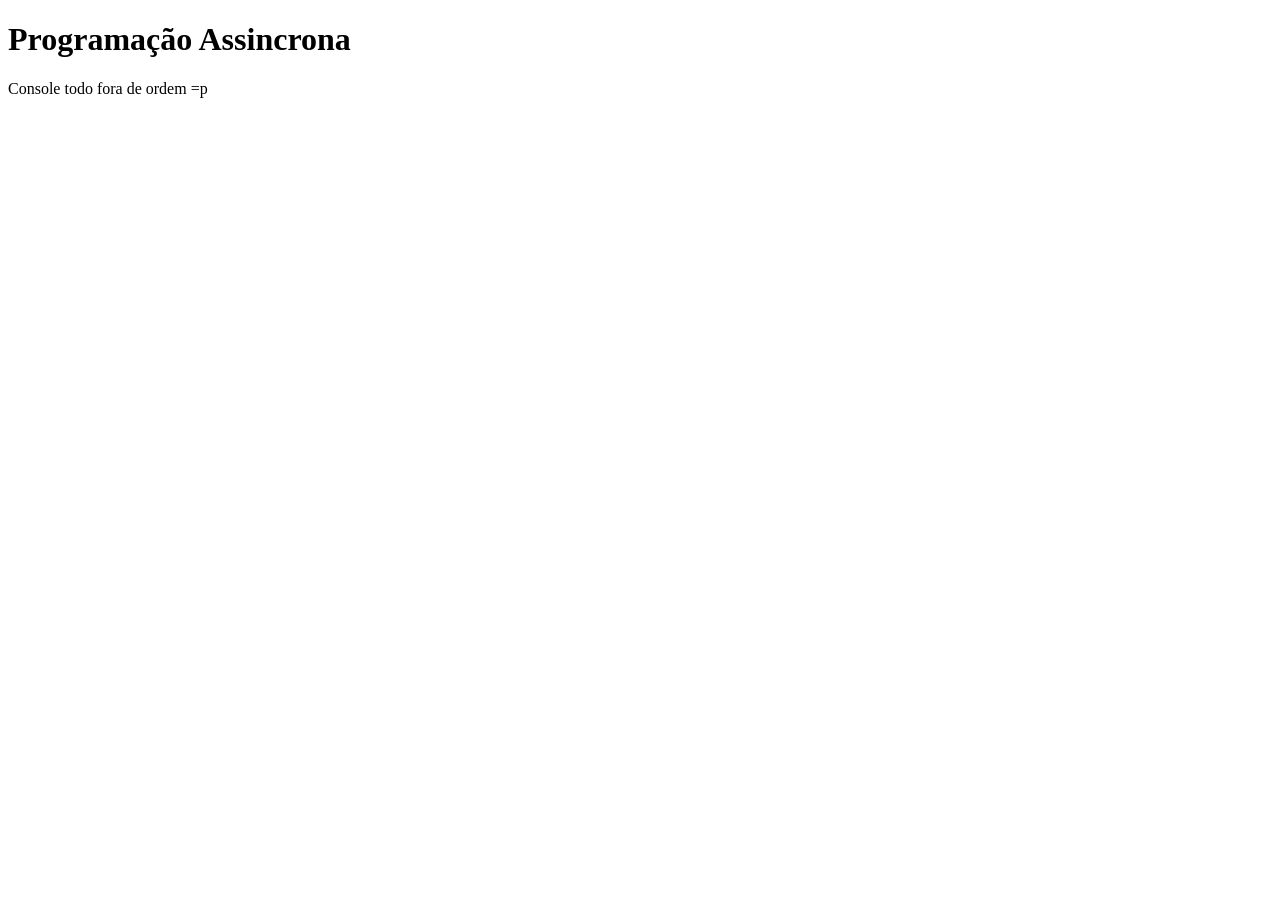
<file: Assincrona/index.html>
<!DOCTYPE html>
<html lang="en">
<head>
    <meta charset="UTF-8">
    <meta name="viewport" content="width=device-width, initial-scale=1.0">
    <title>Programação Assincrona</title>
    <script src="js/script.js"></script>
</head>
<body>
    <h1>Programação Assincrona</h1>
    <p>Console todo fora de ordem =p</p>
</body>
</html>
</file>
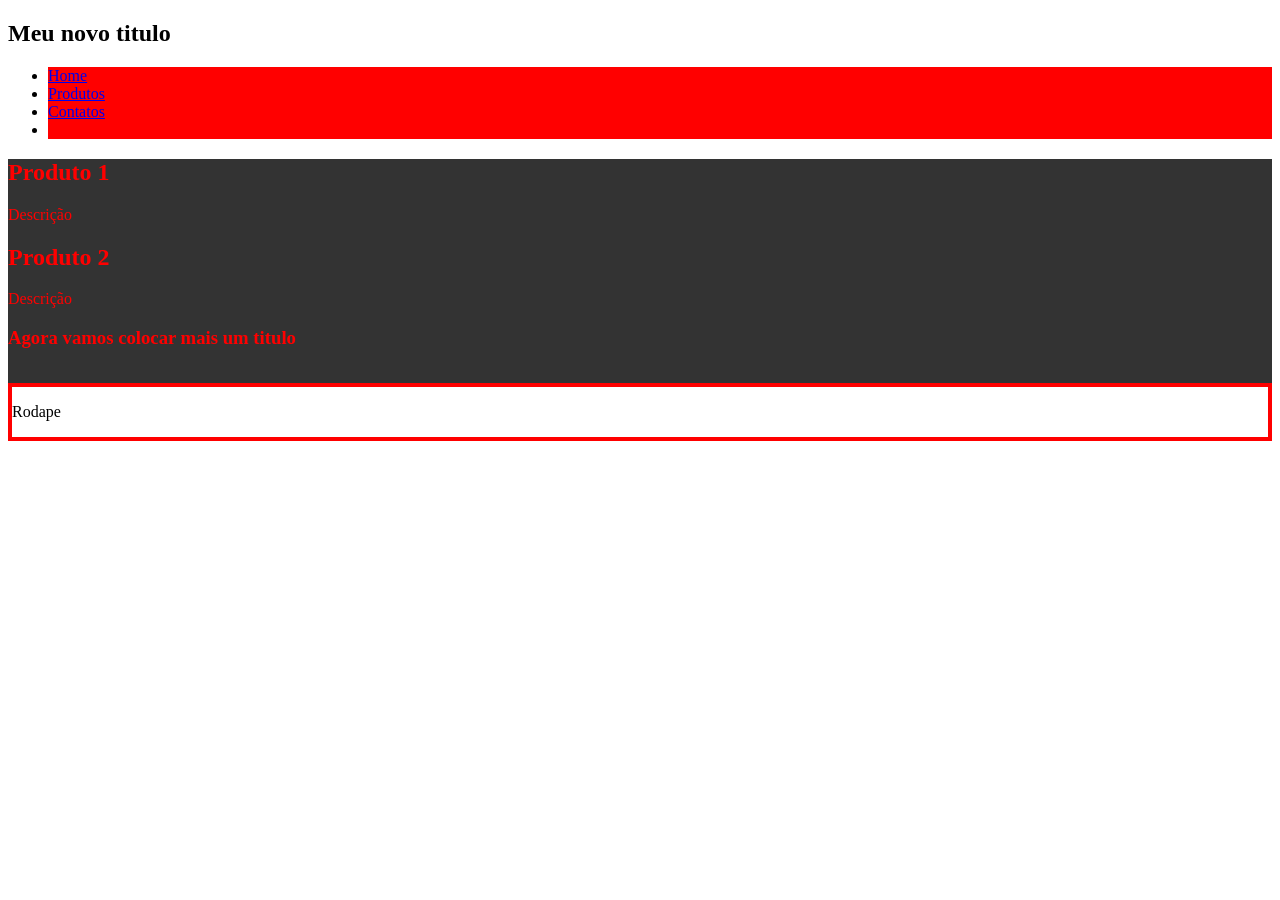
<file: DOM/index.html>
<!DOCTYPE html>
<html lang="en">
<head>
    <meta charset="UTF-8">
    <meta name="viewport" content="width=device-width, initial-scale=1.0">
    <title>DOM</title>
    <link rel="stylesheet" href="css/style.css">
    <script src="js/script.js" defer></script>
</head>
<body>
    <header>
        <h1 id="title">Título</h1>
        <nav>
            <ul>
                <li><a href="#">Home</a></li>
                <li><a href="#">Produtos</a></li>
                <li><a href="#">Contatos</a></li>
            </ul>
        </nav>
    </header>
    <main id="main-container">
        <div class="product">
            <h2>Produto 1</h2>
            <p>Descrição</p>
        </div>
        <div class="product">
            <h2>Produto 2</h2>
            <p>Descrição</p>
        </div>
    </main>
    <footer>
        <p>Rodape</p>
    </footer>
</body>
</html>
</file>
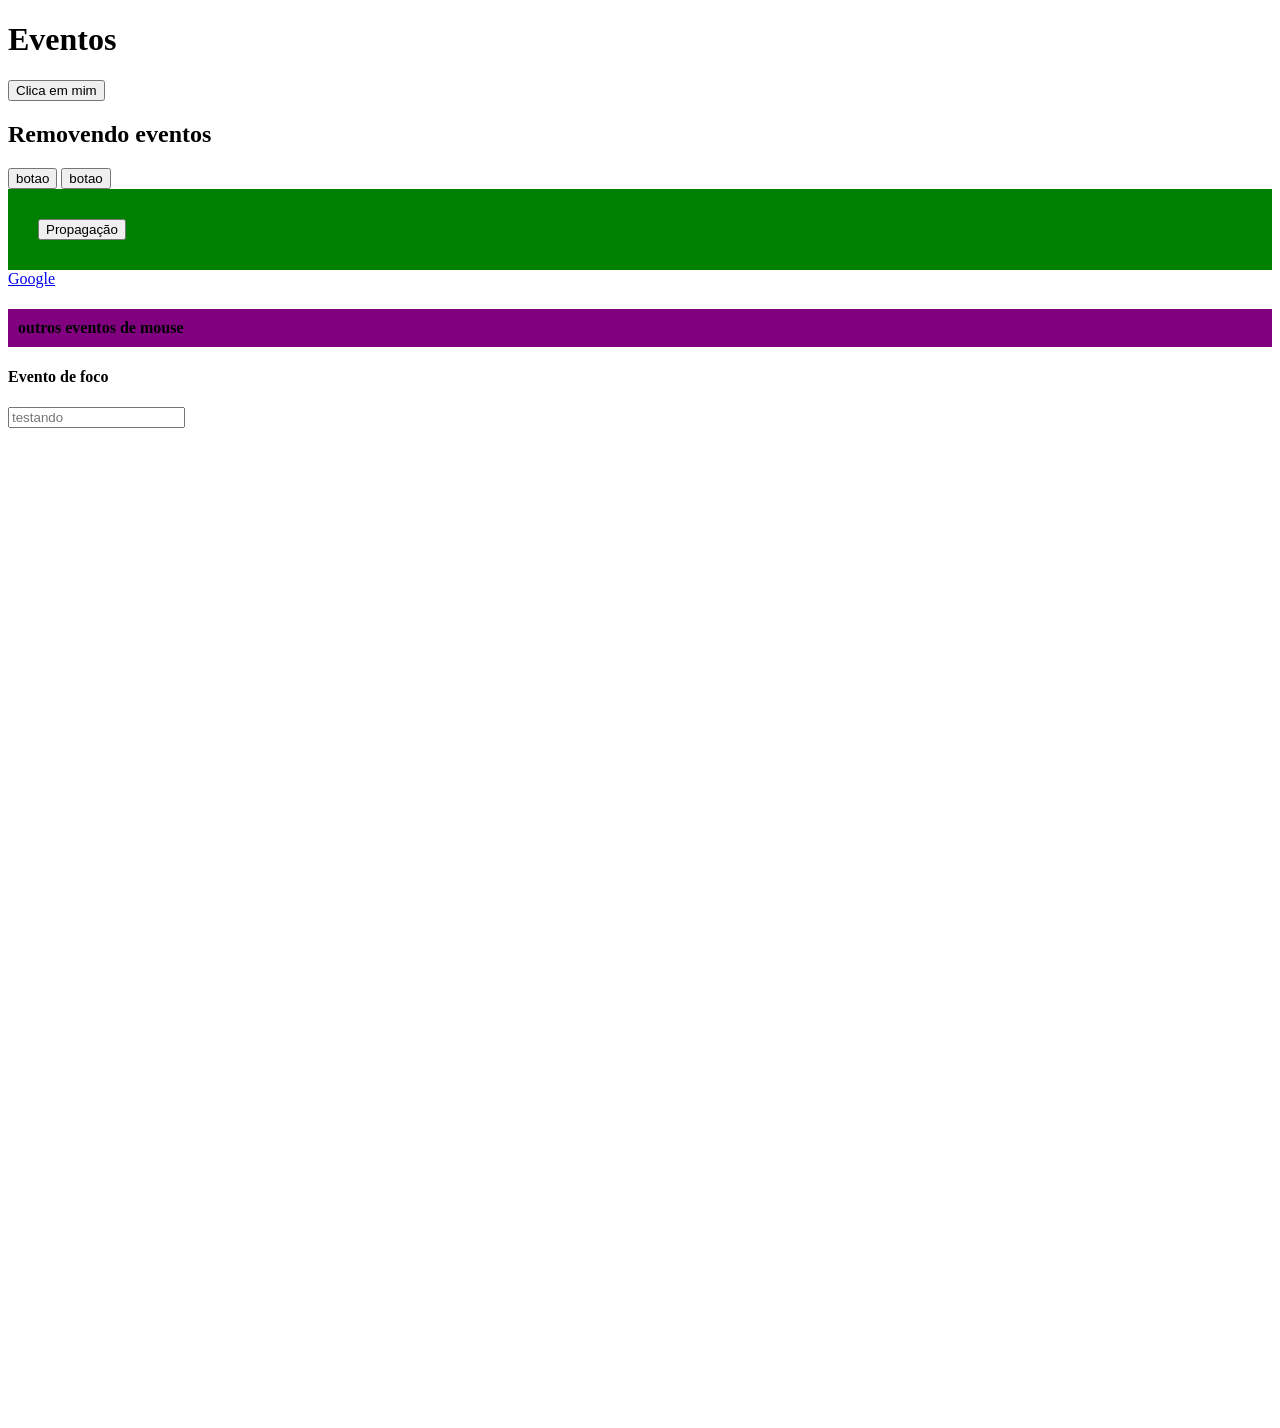
<file: Eventos/index.html>
<!DOCTYPE html>
<html lang="en">
<head>
    <meta charset="UTF-8">
    <meta name="viewport" content="width=device-width, initial-scale=1.0">
    <title>Eventos</title>
    <link rel="stylesheet" href="css/style.css">
    <script src="js/script.js" defer></script>
</head>
<body>
    <h1 id="my-title">Eventos</h1>
    <button id="my-button">Clica em mim</button>

    <h2>Removendo eventos</h2>
    <button id="btn">botao</button>
    <button id="other-btn">botao</button>

    <div id="btn-container">
        <button id="div-btn">Propagação</button>
    </div>
    <a href="https://www.google.com/" target="_blank">Google</a>

    <h4 id="mouse"> outros eventos de mouse</h4>

    <h4>Evento de foco</h4>
    <input type="text" id="my-input" placeholder="testando">
</body>
</html>
</file>
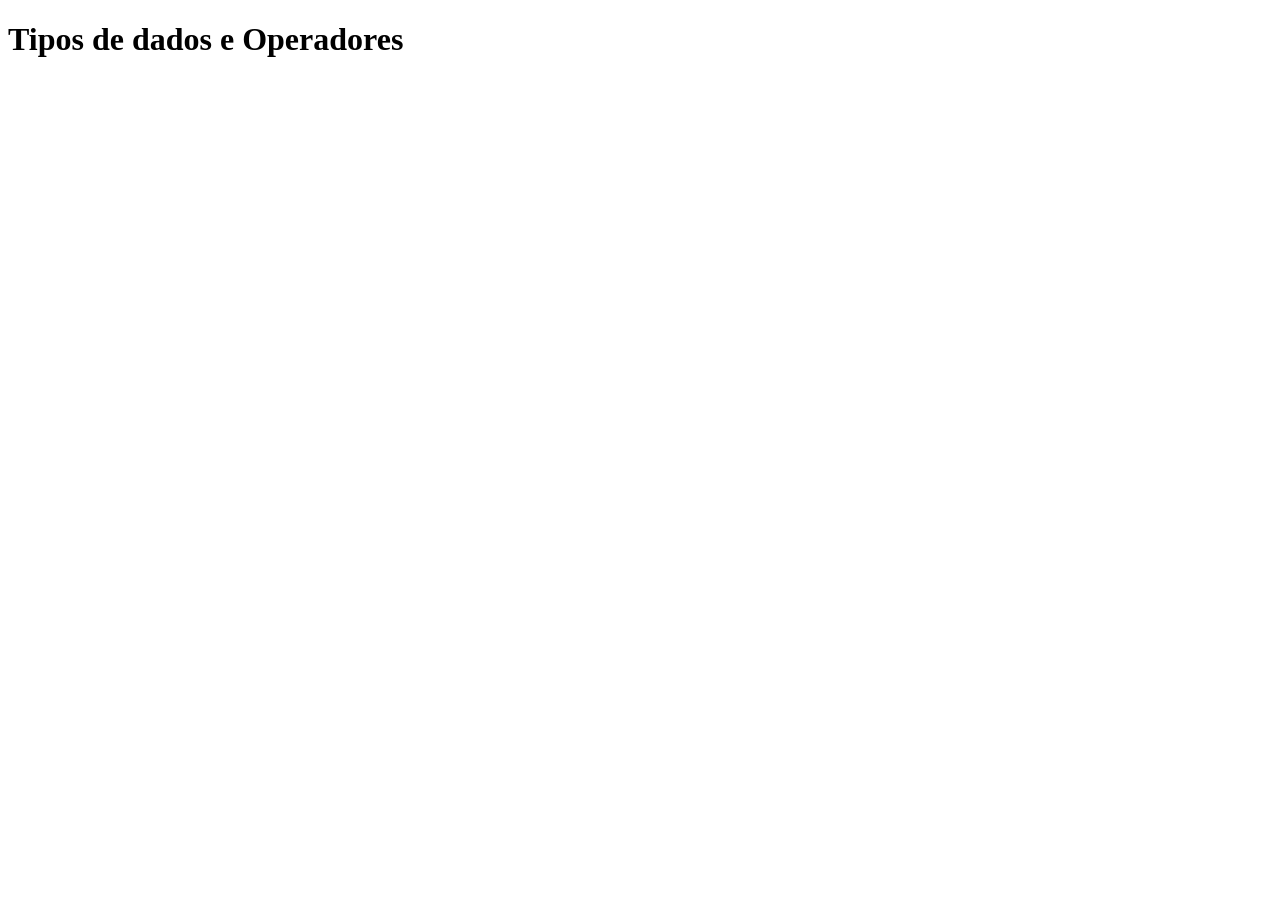
<file: Operadores/index.html>
<!DOCTYPE html>
<html lang="en">
<head>
    <meta charset="UTF-8">
    <meta name="viewport" content="width=device-width, initial-scale=1.0">
    <title>Tipos de dados e Operadores</title>
    <script src="js/script.js"></script>
</head>
<body>
    <h1>Tipos de dados e Operadores</h1>
</body>
</html>
</file>
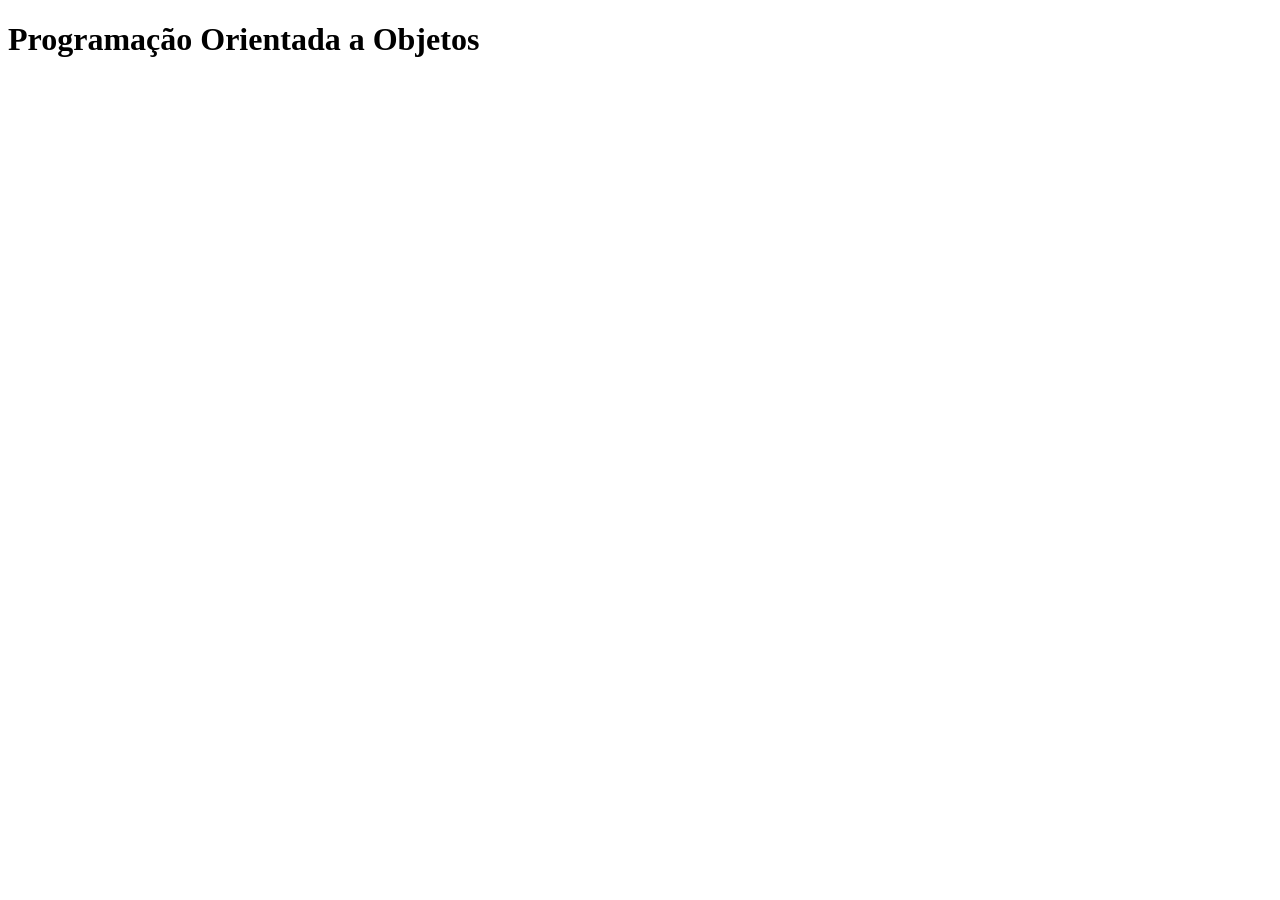
<file: POO/index.html>
<!DOCTYPE html>
<html lang="en">
<head>
    <meta charset="UTF-8">
    <meta name="viewport" content="width=device-width, initial-scale=1.0">
    <title>POO</title>
    <script src="js/script.js"></script>
</head>
<body>
    <h1>Programação Orientada a Objetos</h1>
</body>
</html>
</file>
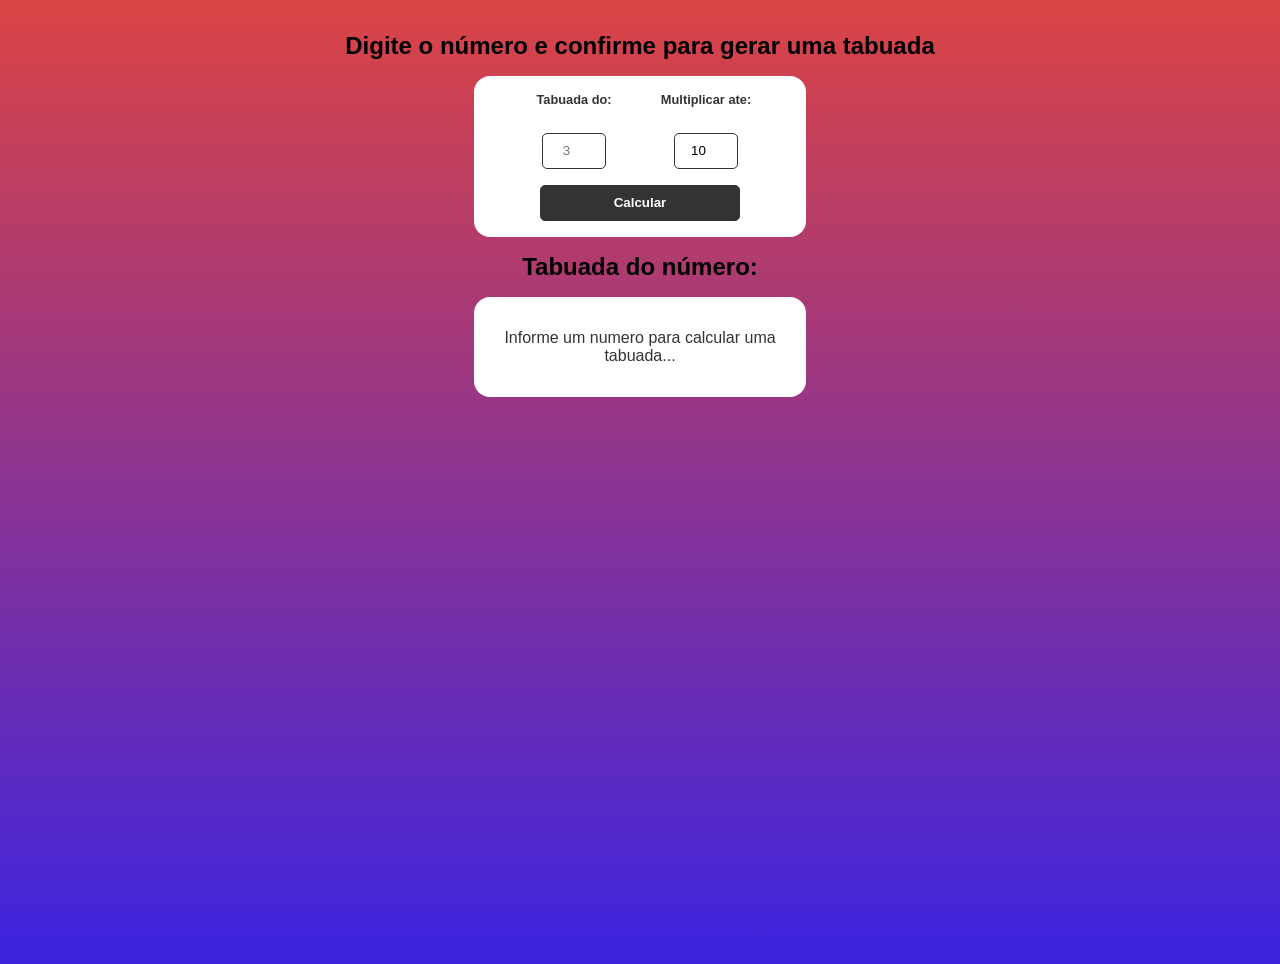
<file: Projeto01 - Calculadora/index.html>
<!DOCTYPE html>
<html lang="en">
<head>
    <meta charset="UTF-8">
    <meta name="viewport" content="width=device-width, initial-scale=1.0">
    <title>Tabuada</title>
    <link rel="stylesheet" href="css/style.css">
    <script src="js/script.js" defer></script>
</head>
<body>
    <h2>Digite o número e confirme para gerar uma tabuada</h2>
    <form id="multiplication-form">
        <div class="form-control">
            <label for="number">Tabuada do:</label>
            <input type="number" name="number" id="number" placeholder="3">
        </div>
    <form id="multiplication-form">
        <div class="form-control">
            <label for="multiplicator">Multiplicar ate:</label>
            <input type="number" name="multiplicator" id="multiplicator" value="10">
        </div>
        <input type="submit" value="Calcular">
    </form>
    <div id="multiplication-table">
        <h2 id="multiplication-title">Tabuada do número: <span></span></h2>
        <div id="multiplication-operations">
            <p>Informe um numero para calcular uma tabuada...</p>
            <!-- <div class="row">
                <div class="operation">5 x 1 = </div>
                <div class="result">5</div>
            </div>
            <div class="row">
                <div class="operation">5 x 2 = </div>
                <div class="result">10</div>
            </div> -->
        </div>
    </div>
</body>
</html>
</file>
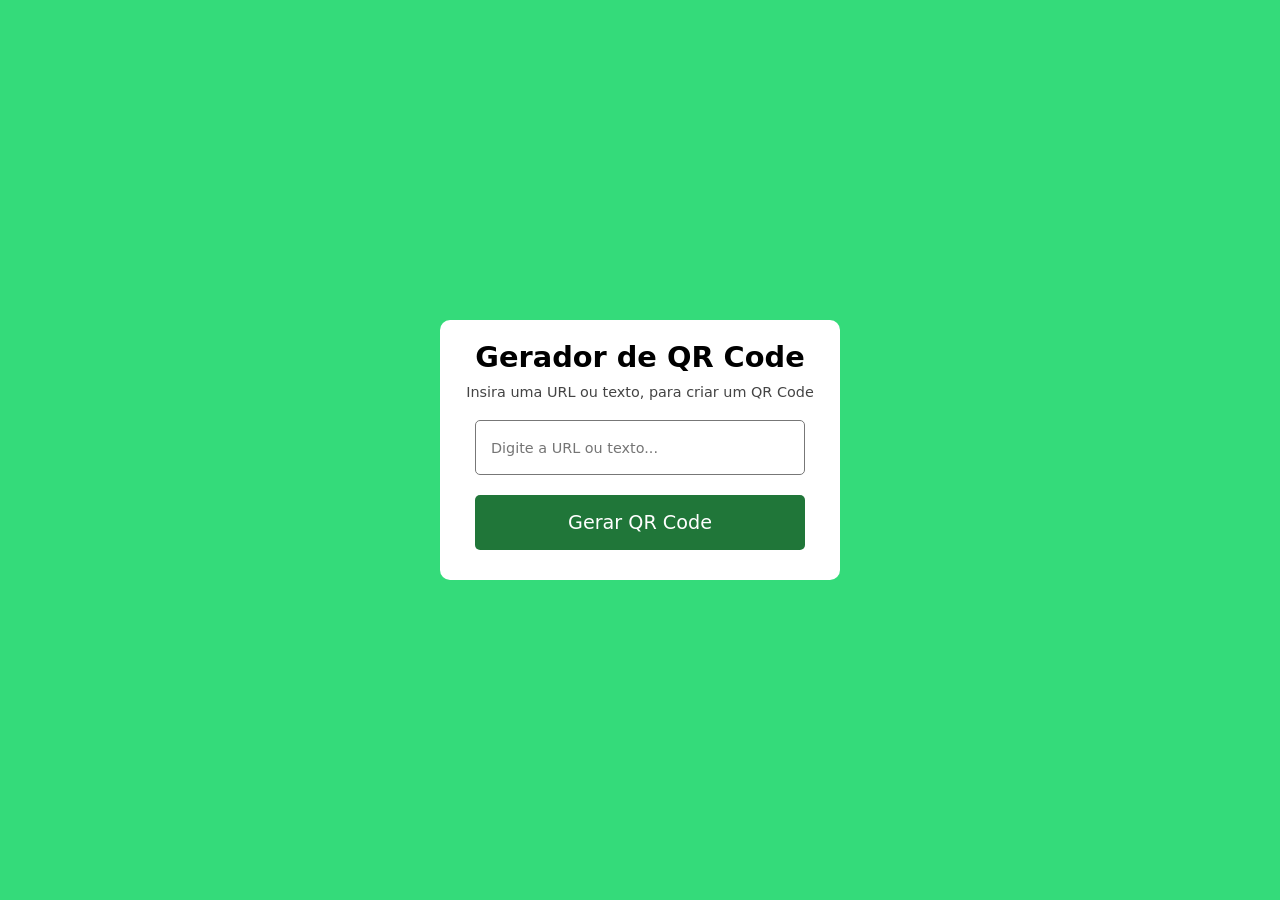
<file: Projeto02 - Gerador de QR Code/index.html>
<!DOCTYPE html>
<html lang="en">
<head>
    <meta charset="UTF-8">
    <meta name="viewport" content="width=device-width, initial-scale=1.0">
    <title>Gerador de QR Code</title>
    <!-- Fonte roboto -->
    <link rel="preconnect" href="https://fonts.googleapis.com">
    <link rel="preconnect" href="https://fonts.gstatic.com" crossorigin>
    <link href="https://fonts.googleapis.com/css2?family=Roboto:ital,wght@0,100..900;1,100..900&display=swap" rel="stylesheet">
    <!-- CSS -->
    <link rel="stylesheet" href="css/style.css">
    <!-- JS -->
    <script src="js/script.js" defer></script>
</head>
<body>
    <div class="container">
        <header id="qr-header">
            <h1>Gerador de QR Code</h1>
            <p>Insira uma URL ou texto, para criar um QR Code</p>
        </header>
        <div id="qr-form">
            <input type="text" placeholder="Digite a URL ou texto...">
            <button>Gerar QR Code</button>
        </div>
        <div id="qr-code">
            <img src="img/qrcode.png" alt="qr Code" height="200" width="200">
        </div>
    </div>
</body>
</html>
</file>
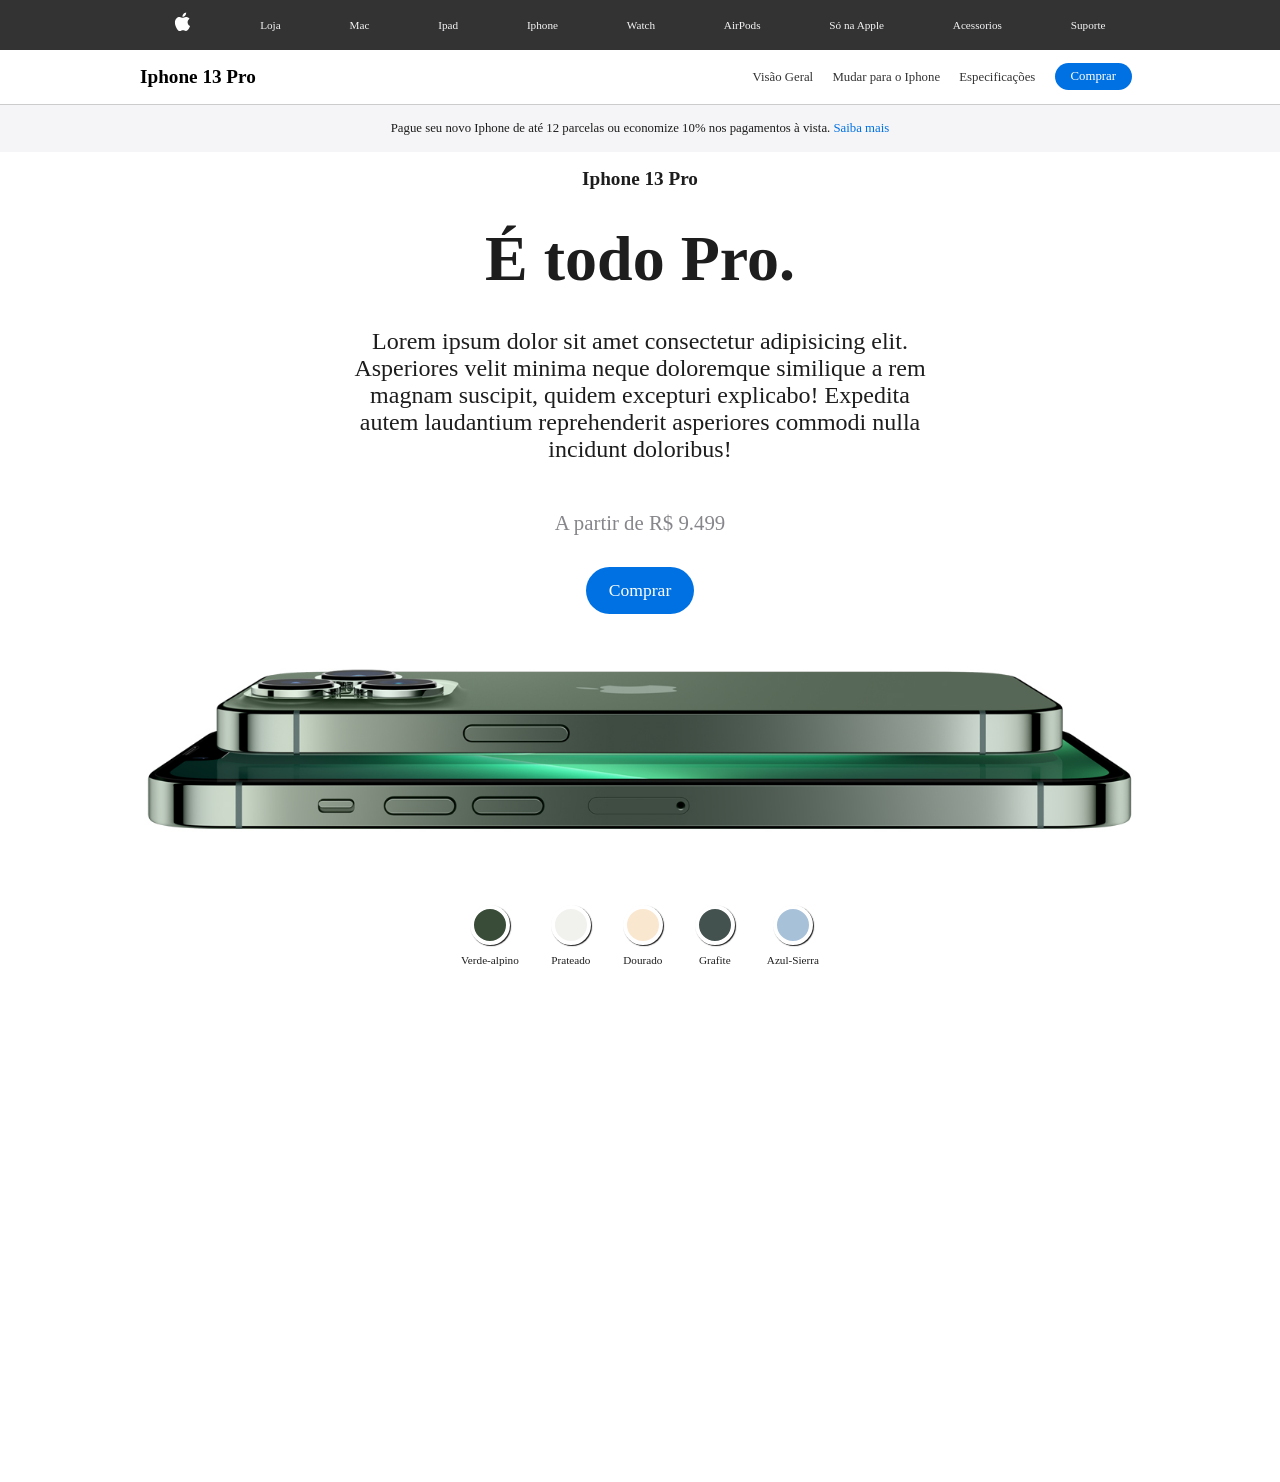
<file: Projeto03 - Clone Apple/index.html>
<!DOCTYPE html>
<html lang="en">
<head>
    <meta charset="UTF-8">
    <meta name="viewport" content="width=device-width, initial-scale=1.0">
    <title>Iphone 13 pro</title>
    <link rel="stylesheet" href="css/style.css">
    <script src="js/script.js" defer></script>
</head>
<body>
    <header>
        <nav>
            <ul id="navbar">
                <li id="logo">
                    <a href="#">
                        <img src="img/logo_apple.svg" alt="Apple Store">
                    </a>
                </li>
                <li>
                    <a href="#">Loja</a>
                </li>
                <li>
                    <a href="#">Mac</a>
                </li>
                <li>
                    <a href="#">Ipad</a>
                </li>
                <li>
                    <a href="#">Iphone</a>
                </li>
                <li>
                    <a href="#">Watch</a>
                </li>
                <li>
                    <a href="#">AirPods</a>
                </li>
                <li>
                    <a href="#">Só na Apple</a>
                </li>
                <li>
                    <a href="#">Acessorios</a>
                </li>
                <li>
                    <a href="#">Suporte</a>
                </li>
            </ul>
        </nav>
        <div id="bottom-header">
            <div id="bottom-header-inner">
                <h3>Iphone 13 Pro</h3>
                <div id="bottom-header-links">
                    <a href="#">Visão Geral</a>
                    <a href="#">Mudar para o Iphone</a>
                    <a href="#">Especificações</a>
                    <a href="#" class="btn">Comprar</a>
                </div>
            </div>
        </div>
    </header>
    <main id="main-content">
        <div id="ribbon">
            <p>Pague seu novo Iphone de até 12 parcelas ou economize 10% nos pagamentos à vista. <a href="#">Saiba mais</a></p>
        </div>
        <h1 id="title">Iphone 13 Pro</h1>
        <p id="subtitle">É todo Pro.</p>
        <p id="description">Lorem ipsum dolor sit amet consectetur adipisicing elit. Asperiores velit minima neque doloremque similique a rem magnam suscipit, quidem excepturi explicabo! Expedita autem laudantium reprehenderit asperiores commodi nulla incidunt doloribus!</p>
        <p id="price">A partir de R$ 9.499</p>
        <a href="#" class="btn">Comprar</a>
    <img src="img/iphone_green.jpg" alt="Iphone 13 Pro" id="product-image">
    <div id="image-picker">
        <ul>
            <li id="green">
                <span class="color" class="selected"></span>
                <span class="description">Verde-alpino</span>
            </li>
            <li id="silver">
                <span class="color"></span>
                <span class="description">Prateado</span>
            </li>
            <li id="golden">
                <span class="color"></span>
                <span class="description">Dourado</span>
            </li>
            <li id="grafite">
                <span class="color"></span>
                <span class="description">Grafite</span>
            </li>
            <li id="blue">
                <span class="color"></span>
                <span class="description">Azul-Sierra</span>
            </li>
        </ul>
    </div>
    </main>
</body>
</html>
</file>
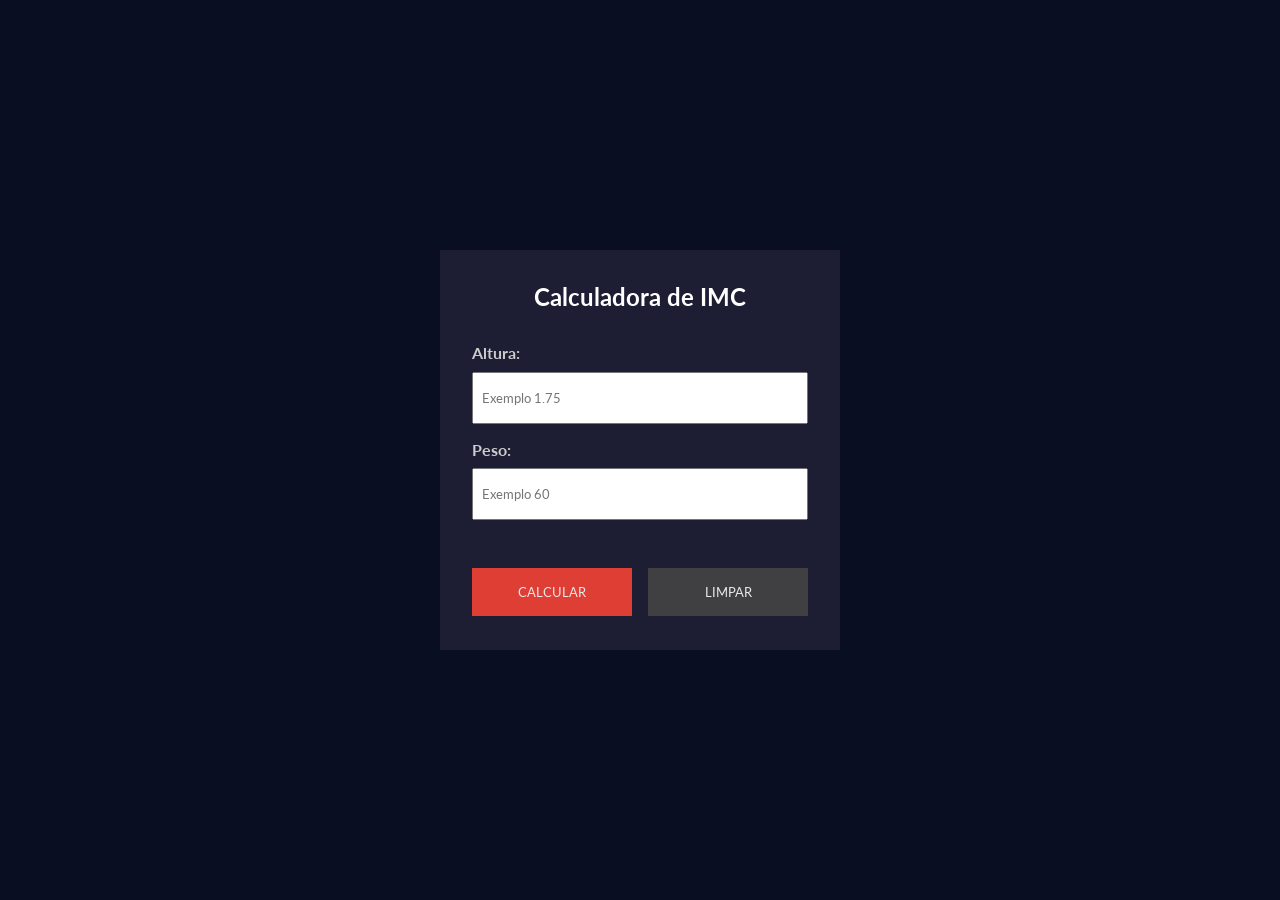
<file: Projeto04 - Calculadora de IMC/index.html>
<!DOCTYPE html>
<html lang="en">
<head>
    <meta charset="UTF-8">
    <meta name="viewport" content="width=device-width, initial-scale=1.0">
    <title>IMC</title>
    <!-- Lato -->
    <link rel="preconnect" href="https://fonts.googleapis.com">
    <link rel="preconnect" href="https://fonts.gstatic.com" crossorigin>
    <link href="https://fonts.googleapis.com/css2?family=Lato:ital,wght@0,100;0,300;0,400;0,700;0,900;1,100;1,300;1,400;1,700;1,900&family=Roboto:ital,wght@0,100..900;1,100..900&display=swap" rel="stylesheet">
    <link rel="stylesheet" href="css/style.css">
    <script src="js/script.js" defer></script>
</head>
<body>
    <div class="container">
        <div id="calc-container">
            <h2>Calculadora de IMC</h2>
            <form id="imc-form">
                <div class="form-inputs">
                    <div class="form-control">
                        <label for="height">Altura: </label>
                        <input type="text" name="height" id="height" placeholder="Exemplo 1.75">
                    </div>
                    <div class="form-control">
                        <label for="height">Peso: </label>
                        <input type="text" name="weight" id="weight" placeholder="Exemplo 60">
                    </div>
                </div>
                <div class="action-control">
                    <button id="calc-btn">Calcular</button>
                    <button id="clear-btn">Limpar</button>
                </div>
            </form>
        </div>
        <div id="result-container" class="hide">
            <p id="imc-number">Seu IMC: <span></span></p>
            <p id="imc-info">Situação atual: <span></span></p>
            <h3>Confira as classificações: </h3>
            <div id="imc-table">
                <div class="table-header">
                    <h4>IMC:</h4>
                    <h4>Classificação:</h4>
                    <h4>Obesidade</h4>
                </div>
            </div>
            <button id="back-btn">Voltar</button>
        </div>
    </div>
</body>
</html>
</file>
<file: DOM/css/style.css>
footer{
    border: 4px solid red;
}
</file>
<file: Eventos/css/style.css>
body{
    margin-bottom: 1000px;
}

#btn-container{
    padding: 30px;
    background-color: green;
}

#mouse{
    padding: 10px;
    background-color: purple;
}
</file>
<file: Projeto01 - Calculadora/css/style.css>
*{
    margin: 0;
    padding: 0;
    font-family: Helvetica;
}

body{
    text-align: center;
    padding: 2rem;
    min-height: 100vh;
    background: linear-gradient(180deg, #db4444 0%, #3f24dd 98%);
}

h2{
    margin-bottom: 1rem;
}

#multiplication-form{
    display: flex;
    justify-content: center;
    text-align: center;
    flex-wrap: wrap;
    max-width: 300px;
    margin: 1rem auto;
    padding: 1rem;
    background: #fff;
    border-radius: 1rem; 
    color: #333;
}

.form-control{
    display: flex;
    flex-direction: column;
    align-items: center;
    width: 100px;
    margin: 0 1rem;
}

.form-control label{
    margin-bottom: 0.6rem;
    font-size: 0.8rem;
    font-weight: bold;
}

.form-control input{
    margin: 1rem;
    flex: 1;
    padding: 0.6rem 0.4rem;
    border: 1px solid #333;
    width: 50px;
    border-radius: 5px;
    text-align: center;
}

#multiplication-form input[type ="submit"]{
    max-height: 50px;
    padding: 0.6rem 1.2rem;
    width: 200px;
    color: #fff;
    background-color: #333;
    border: solid 1px #333;
    border-radius: 5px;
    cursor: pointer;
    font-weight: bold;
}

#multiplication-operations{
    display: flex;
    flex-direction: column;
    align-items: center;
    max-width: 300px;
    margin: 1rem auto;
    padding: 2rem 1rem;
    background: #fff;
    color: #333;
    border-radius: 1rem;
}

#multiplication-operations .row{
    display: flex;
    justify-content: center;
    border: 1px solid #ccc;
    border-bottom: none;
    padding: 0.5rem;
    width: 150px;
}

#multiplication-operations .row:last-child{
    border-bottom: 1px solid #ccc;
}
#multiplication-operations .result{
    margin-left: 0.4rem;
}
</file>
<file: Projeto02 - Gerador de QR Code/css/style.css>
*{
    margin: 0;
    padding: 0;
    box-sizing: border-box;
    font-family: system-ui, -apple-system, BlinkMacSystemFont, 'Segoe UI', Roboto, Oxygen, Ubuntu, Cantarell, 'Open Sans', 'Helvetica Neue', sans-serif;
}

body{
    display: flex;
    align-items: center;
    justify-content: center;
    min-height: 100vh;
    background-color: #34db7a;
}
.container.active{
    height: 600px;
}
.container{
    background-color: #fff;
    height: 260px;
    width: 400px;
    border-radius: 10px;
    padding: 20px;
    transition: .2s;
}

#qr-header{
    text-align: center;
}

#qr-header h1{
    font-size: 1.8rem;
    font-weight: 900;
    margin-bottom: 10px;
}

#qr-header p{
    color: #444;
    font-size: .9rem;
}

#qr-form{
    margin: 20px 15px;
}

#qr-form input, #qr-form button{
    width: 100%;
    height: 55px;
    border: none;
    border-radius: 5px;
    font-size: .9rem;
}

#qr-form input{
    border: 1px solid #777;
    padding: 10px 15px;
}

#qr-form button{
    background-color: #086824;
    color: #fff;
    font-size: 1.2rem;
    margin-top: 20px;
    cursor: pointer;
    opacity: 0.9;
    transition: .4s;
}
#qr-form button:hover{
    opacity: 1;
}

#qr-code{
    display: flex;
    opacity: 0;
    border: 1px solid #ccc;
    padding: 30px 0;
    margin: 20px 15px;
    display: flex;
    justify-content: center;
    border-radius: 4px;
    transition: .5s;
}

.container.active #qr-code{
    opacity: 1;
}
</file>
<file: Projeto03 - Clone Apple/css/style.css>
/* Geral */
*{
    margin: 0;
    padding: 0;
    font-family: Verdana;
}
ul{list-style: none;}
a{text-decoration: none;}

/* Header */
/* NavBar */
header nav{background-color: #333;}

#navbar{
    display: flex;
    justify-content: space-around;
    align-items: center;
    font-size: .7rem;
    padding: 0 1rem;
    max-width: 1000px;
    margin: 0 auto;
}

#navbar a{
    color: #f5f5f7;
    transition: .4s;
}

#navbar a:houver{color: #fff;}

/* Bottom header*/
#bottom-header{
    font-size: .8rem;
    padding: 1rem;
    border-bottom: 1px solid #ccc;
}

#bottom-header h3{font-size: 1.2rem;}
#bottom-header a{color: #333;}

#bottom-header-inner{
    max-width: 1000px;
    margin: 0 auto;
    display: flex;
    justify-content: space-between;
    align-items: center;
}

#bottom-header-inner a{margin: 0 .5rem;}
#bottom-header-inner .btn, .btn{
    background-color: #0071e3;
    border-radius: 10rem;
    padding: .4rem 1rem;
    color: #fff;
}

/* Conteudo */
/* ribbon */
#ribbon{
    text-align: center;
    padding: 1rem;
    background-color: #f5f5f7;
    color: #1d1d1d;
    font-size: .8rem;
}

#ribbon a{color: #0071e3;}

/* main-content */
#main-content{
    text-align: center;
    color: #1d1d1d;
    display: flex;
    flex-direction: column;
    justify-content: center;
}

#main-content #title{
    margin: 1rem;
    font-size: 1.2rem;
}

#main-content #subtitle{
    margin: 1rem;
    font-size: 4rem;
    font-weight: bold;
}
#main-content #description{
    max-width: 600px;
    margin: 1rem auto;
    font-size: 1.5rem;
}
#main-content #price{
    font-size: 1.3rem;
    color: #86868b;
    margin: 2rem;
}
#main-content .btn{
    font-size: 1.1rem;
    padding: .8rem 1.4rem;
    align-items: center;
    max-width: 5rem;
    margin: auto auto;
}

/* Imagem */
#main-content #product-image{
    max-width: 1000px;
    margin: 3rem auto;
    opacity: 1;
    transform: .5s;
}

#main-content #product-image.changing{
    opacity: .5;
}

#image-picker{
    margin-bottom: 500px;
}

#image-picker ul{
    display: flex;
    justify-content: center;
}

#image-picker li{
    margin: 1rem;
    display: flex;
    flex-direction: column;
    align-items: center;
    cursor: pointer;
}

#image-picker li .color{
    width: 2rem;
    height: 2rem;
    border-radius: 50%;
    /* background-color: #333;  */
    box-shadow: 1px 1px 1px;
    border: 4px solid #fff;
    pointer-events: none;
}

#image-picker li .description{
    font-size: .7rem;
    color: #1d1d1d;
    margin-top: .6rem;
}

/* Botao de cores */
#green .color{
    background-color: #394c38;
}
#silver .color{
    background-color: #f1f2ed;
}
#golden .color{
    background-color: #fae7cf;
}
#grafite .color{
    background-color: #44524f;
}
#blue .color{
    background-color: #a7c1d9;
}
.selected{
    outline: 2px solid #43a1ff;
}

/* Responsividade */
@media (max-width<=480px) {
    #navbar li{
        display: none;
    }
    #navbar #logo{
        display: flex;
    }
    #bottom-header-links a{
        display: none;
    }
    #bottom-header-li{
        display: flex;
    }
    #main-content{
        padding: 2rem;
        overflow: hidden;
    }
    #main-content{
        padding: 2rem;
        overflow: hidden;
    }
    #main-content #subtitle{
        font-size: 3rem;
    }
}
</file>
<file: Projeto04 - Calculadora de IMC/css/style.css>
*{
    margin: 0;
    padding: 0;
    box-sizing: border-box;
    font-family: "Lato" , sans-serif;
}
body{
    background-color: #090e22;
    display: flex;
    justify-content: center;
    align-items: center;
    min-height: 100vh;
    color: #fff;
}

.hide{
    display: none !important;
}

.container{
    min-width: 400px;
    min-height: 400px;
    background-color: #1d1e33;
    padding: 2rem;
}

#calc-container h2{
    text-align: center;
    margin-bottom: 2rem;
}

.form-inputs{
    display: flex;
    flex-direction: column;
    justify-content: space-between;
}

.form-control{
    display: flex;
    flex-direction: column;
    flex: 1;
    margin-bottom: 1rem;
}

.form-control label{
    font-weight: bold;
    margin-bottom: .6rem;
    color: #ccc;
}
.form-control input{
    padding: 1rem .5rem;
}

.action-control{
    display: flex;
    justify-content: space-between;
    margin-top: 2rem;
    gap: 1rem;
}
button{
    text-transform: uppercase;
    padding: 1rem 1.5rem;
    background-color: #f44236;
    border: none;
    color: #fff;
    cursor: pointer;
    opacity: .9;
    flex: 1;
}
button:hover{
    opacity: 1;
}

#clear-btn{
    background-color: #444;
}

#result-container{
    text-align: center;
    display: flex;
    flex-direction: column;
}

#imc-number{
    font-size: 2.4rem;
    margin-bottom: 0.6rem;
}
#imc-info{
    font-size: 1.43rem;
    color: #ccc;
}
#result-container h3{
    margin-top: 1rem;
    color: #dfdfdf;
}
#imc-table{
    margin: 1.5rem 0;
    font-size: 0.8rem;
}
.table-header{
    font-weight: bold;
    color: #ccc;
}
.table-header, .table-data{
    display: flex;
    justify-content: space-between;
    margin-bottom: .5rem;
    padding-bottom: .5rem;
    border-bottom: 1px solid #444;
    text-align: center;
}
.table-header h4, .table-data p{
    flex: 1;
}
.table-header h4:nth-child(3), .table-data p:nth-child(3){
    max-width: 80px;
}
#back-btn{
    align-self: center;
}
.good{
    color: #12db34;
}
.low{
    color: #dbce12;
}
.medium{
    color: #db6212;
}
.high{
    color: #db1912;
}
</file>
